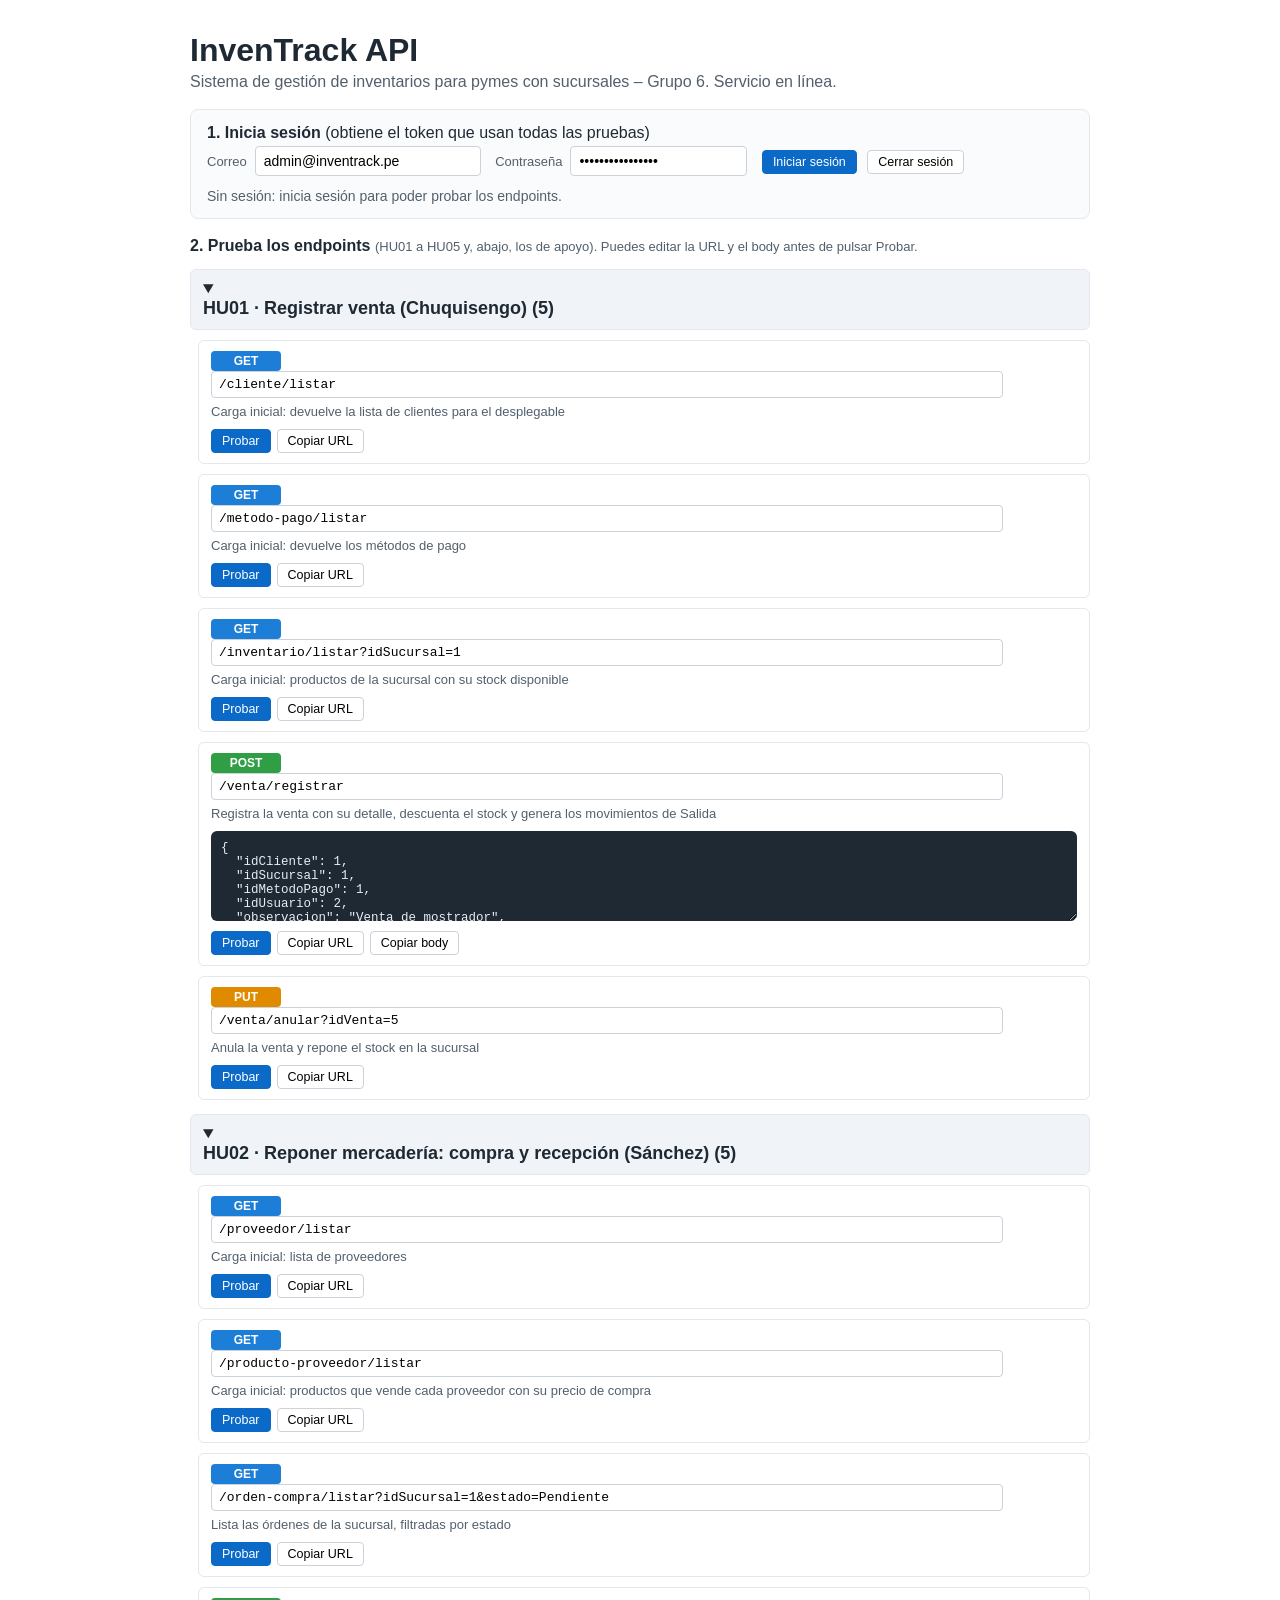
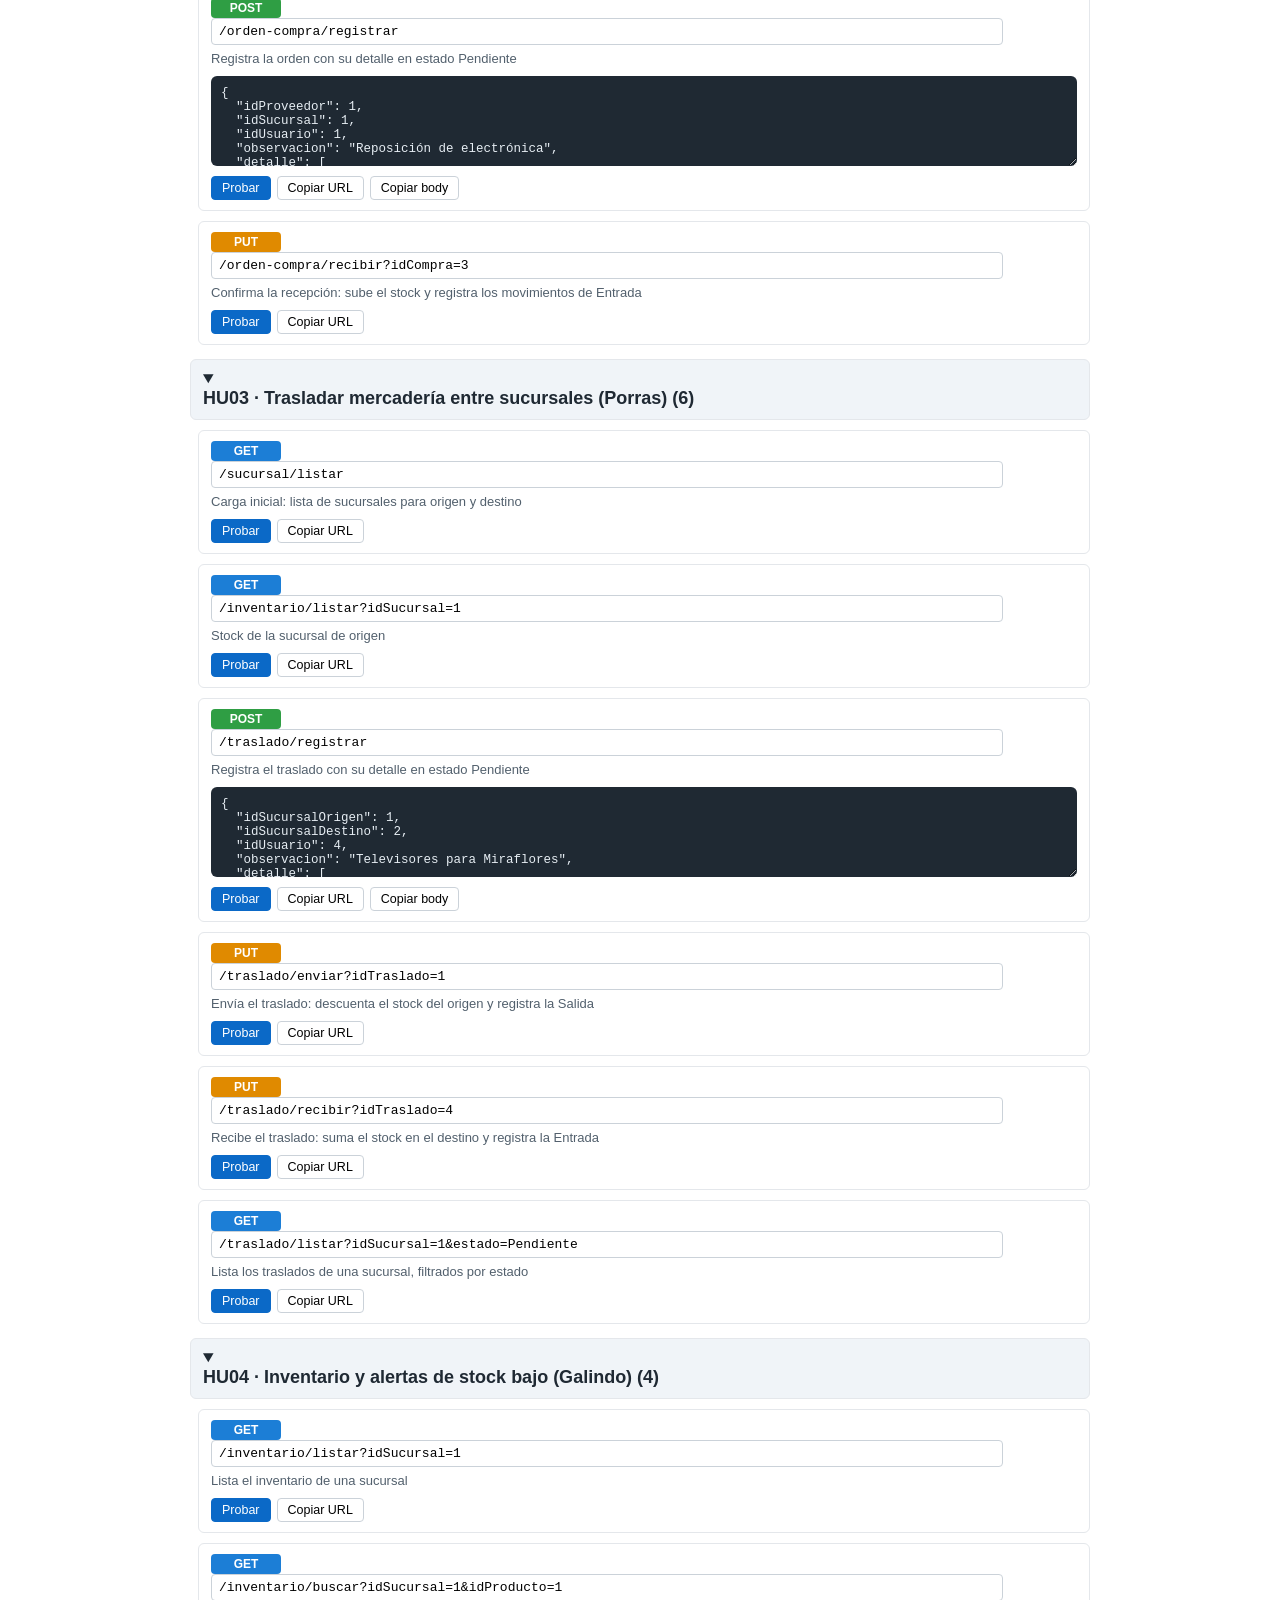
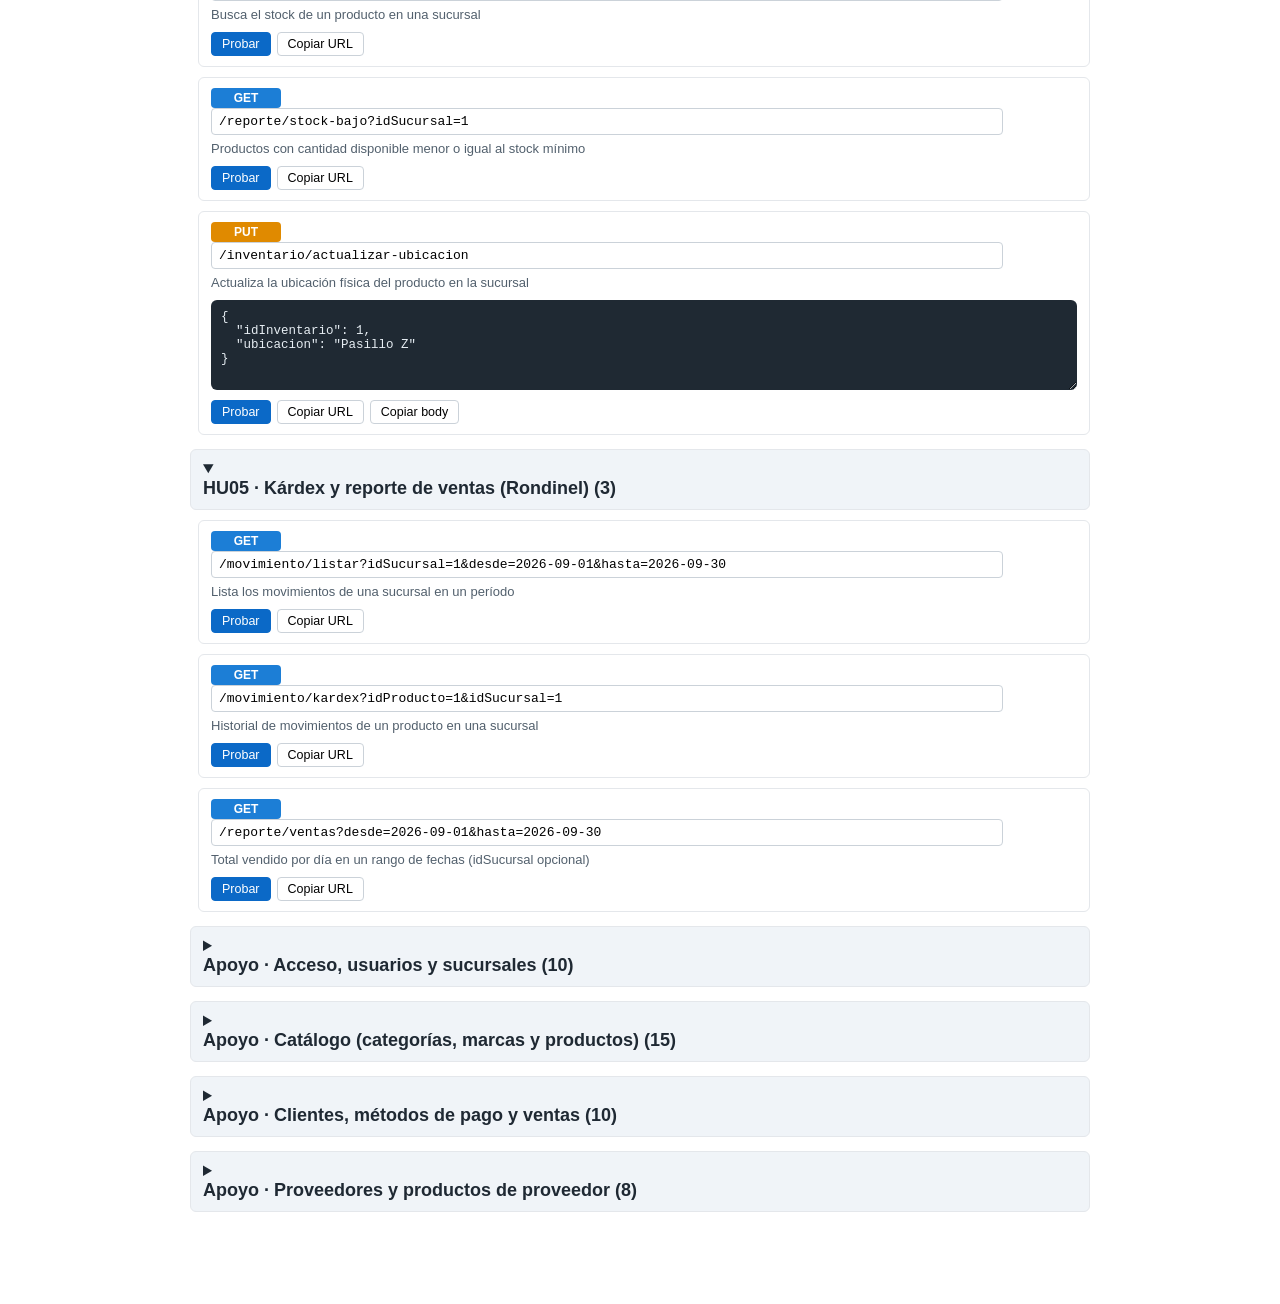
<file: inventrack/src/main/resources/static/academico.html>
<!DOCTYPE html>
<html lang="es">
<head>
<meta charset="UTF-8">
<meta name="viewport" content="width=device-width, initial-scale=1">
<title>InvenTrack API</title>
<style>
 body{font-family:Arial,sans-serif;max-width:900px;margin:32px auto;padding:0 16px 60px;color:#1f2933}
 h1{margin-bottom:4px} p.sub{color:#52606d;margin-top:0}
 h2{margin:0;font-size:18px} summary{cursor:pointer;padding:10px 12px;background:#f0f4f8;border:1px solid #e4e7eb;border-radius:6px;margin-top:14px}
 summary:hover{background:#e6edf5}
 .card{background:#fafbfc;border:1px solid #e4e7eb;border-radius:8px;padding:14px 16px;margin:18px 0}
 .card label{display:inline-block;font-size:13px;color:#52606d;margin-right:8px}
 .card input{padding:6px 8px;border:1px solid #cbd2d9;border-radius:4px;font-size:14px;margin:4px 10px 4px 0}
 #estado{margin:8px 0 0;font-size:14px;color:#52606d} #estado.ok{color:#2f9e44;font-weight:bold} #estado.err{color:#c92a2a}
 .ep{margin:10px 0 0 8px;padding:10px 12px;background:#fff;border:1px solid #e4e7eb;border-radius:6px}
 .m{display:inline-block;min-width:58px;text-align:center;font-weight:bold;font-size:12px;color:#fff;border-radius:4px;padding:3px 6px;margin-right:6px}
 .POST{background:#2f9e44}.PUT{background:#e08a00}.DELETE{background:#d6336c}.GET{background:#1c7ed6}
 .ep input.url{width:calc(100% - 90px);font-family:Consolas,monospace;font-size:13px;padding:5px 7px;border:1px solid #cbd2d9;border-radius:4px;vertical-align:middle}
 .d{font-size:13px;color:#52606d;margin:6px 0 4px}
 textarea{width:100%;box-sizing:border-box;min-height:90px;font-family:Consolas,monospace;font-size:12.5px;background:#1f2933;color:#e6edf3;border:0;border-radius:6px;padding:10px;margin-top:6px}
 button{font-size:12.5px;padding:4px 10px;cursor:pointer;border:1px solid #cbd2d9;background:#fff;border-radius:4px;margin:6px 6px 0 0}
 button.go{background:#0b69c7;color:#fff;border-color:#0b69c7}
 pre.res{margin:8px 0 0;padding:10px;border-radius:6px;font-size:12.5px;overflow:auto;max-height:260px;background:#f0f4f8;white-space:pre-wrap}
 pre.res:empty{display:none}
 pre.res.ok{border-left:4px solid #2f9e44}pre.res.err{border-left:4px solid #c92a2a}
</style>
</head>
<body>
<h1>InvenTrack API</h1>
<p class="sub">Sistema de gestión de inventarios para pymes con sucursales – Grupo 6. Servicio en línea.</p>

<div class="card">
  <strong>1. Inicia sesión</strong> (obtiene el token que usan todas las pruebas)<br>
  <label for="correo">Correo</label><input id="correo" value="admin@inventrack.pe" size="24">
  <label for="clave">Contraseña</label><input id="clave" type="password" value="ClaveSegura2026*" size="18">
  <button class="go" id="entrar">Iniciar sesión</button> <button id="salir">Cerrar sesión</button>
  <p id="estado"></p>
  <div id="tokenbox" style="display:none">
    <label for="tok">Token (JWT)</label> <button id="copiartok">Copiar token</button>
    <textarea id="tok" readonly rows="4" style="min-height:70px;background:#f0f4f8;color:#1f2933;font-size:12px"></textarea>
  </div>
</div>

<strong>2. Prueba los endpoints</strong> <span style="color:#52606d;font-size:13px">(HU01 a HU05 y, abajo, los de apoyo). Puedes editar la URL y el body antes de pulsar Probar.</span>
<div id="grupos"></div>

<script>
const DATA = [{"t": "HU01 · Registrar venta (Chuquisengo)", "items": [{"m": "GET", "u": "/cliente/listar", "d": "Carga inicial: devuelve la lista de clientes para el desplegable", "b": null}, {"m": "GET", "u": "/metodo-pago/listar", "d": "Carga inicial: devuelve los métodos de pago", "b": null}, {"m": "GET", "u": "/inventario/listar?idSucursal=1", "d": "Carga inicial: productos de la sucursal con su stock disponible", "b": null}, {"m": "POST", "u": "/venta/registrar", "d": "Registra la venta con su detalle, descuenta el stock y genera los movimientos de Salida", "b": "{\n  \"idCliente\": 1,\n  \"idSucursal\": 1,\n  \"idMetodoPago\": 1,\n  \"idUsuario\": 2,\n  \"observacion\": \"Venta de mostrador\",\n  \"detalle\": [\n    {\n      \"idProducto\": 1,\n      \"cantidad\": 1,\n      \"precioUnitario\": 1299.0,\n      \"descuento\": 0\n    }\n  ]\n}"}, {"m": "PUT", "u": "/venta/anular?idVenta=5", "d": "Anula la venta y repone el stock en la sucursal", "b": null}]}, {"t": "HU02 · Reponer mercadería: compra y recepción (Sánchez)", "items": [{"m": "GET", "u": "/proveedor/listar", "d": "Carga inicial: lista de proveedores", "b": null}, {"m": "GET", "u": "/producto-proveedor/listar", "d": "Carga inicial: productos que vende cada proveedor con su precio de compra", "b": null}, {"m": "GET", "u": "/orden-compra/listar?idSucursal=1&estado=Pendiente", "d": "Lista las órdenes de la sucursal, filtradas por estado", "b": null}, {"m": "POST", "u": "/orden-compra/registrar", "d": "Registra la orden con su detalle en estado Pendiente", "b": "{\n  \"idProveedor\": 1,\n  \"idSucursal\": 1,\n  \"idUsuario\": 1,\n  \"observacion\": \"Reposición de electrónica\",\n  \"detalle\": [\n    {\n      \"idProducto\": 1,\n      \"cantidad\": 5,\n      \"precioUnitario\": 950.0\n    }\n  ]\n}"}, {"m": "PUT", "u": "/orden-compra/recibir?idCompra=3", "d": "Confirma la recepción: sube el stock y registra los movimientos de Entrada", "b": null}]}, {"t": "HU03 · Trasladar mercadería entre sucursales (Porras)", "items": [{"m": "GET", "u": "/sucursal/listar", "d": "Carga inicial: lista de sucursales para origen y destino", "b": null}, {"m": "GET", "u": "/inventario/listar?idSucursal=1", "d": "Stock de la sucursal de origen", "b": null}, {"m": "POST", "u": "/traslado/registrar", "d": "Registra el traslado con su detalle en estado Pendiente", "b": "{\n  \"idSucursalOrigen\": 1,\n  \"idSucursalDestino\": 2,\n  \"idUsuario\": 4,\n  \"observacion\": \"Televisores para Miraflores\",\n  \"detalle\": [\n    {\n      \"idProducto\": 1,\n      \"cantidad\": 2\n    }\n  ]\n}"}, {"m": "PUT", "u": "/traslado/enviar?idTraslado=1", "d": "Envía el traslado: descuenta el stock del origen y registra la Salida", "b": null}, {"m": "PUT", "u": "/traslado/recibir?idTraslado=4", "d": "Recibe el traslado: suma el stock en el destino y registra la Entrada", "b": null}, {"m": "GET", "u": "/traslado/listar?idSucursal=1&estado=Pendiente", "d": "Lista los traslados de una sucursal, filtrados por estado", "b": null}]}, {"t": "HU04 · Inventario y alertas de stock bajo (Galindo)", "items": [{"m": "GET", "u": "/inventario/listar?idSucursal=1", "d": "Lista el inventario de una sucursal", "b": null}, {"m": "GET", "u": "/inventario/buscar?idSucursal=1&idProducto=1", "d": "Busca el stock de un producto en una sucursal", "b": null}, {"m": "GET", "u": "/reporte/stock-bajo?idSucursal=1", "d": "Productos con cantidad disponible menor o igual al stock mínimo", "b": null}, {"m": "PUT", "u": "/inventario/actualizar-ubicacion", "d": "Actualiza la ubicación física del producto en la sucursal", "b": "{\n  \"idInventario\": 1,\n  \"ubicacion\": \"Pasillo Z\"\n}"}]}, {"t": "HU05 · Kárdex y reporte de ventas (Rondinel)", "items": [{"m": "GET", "u": "/movimiento/listar?idSucursal=1&desde=2026-09-01&hasta=2026-09-30", "d": "Lista los movimientos de una sucursal en un período", "b": null}, {"m": "GET", "u": "/movimiento/kardex?idProducto=1&idSucursal=1", "d": "Historial de movimientos de un producto en una sucursal", "b": null}, {"m": "GET", "u": "/reporte/ventas?desde=2026-09-01&hasta=2026-09-30", "d": "Total vendido por día en un rango de fechas (idSucursal opcional)", "b": null}]}, {"t": "Apoyo · Acceso, usuarios y sucursales", "items": [{"m": "POST", "u": "/auth/login", "d": "Iniciar sesión (admin)", "b": "{\n  \"correo\": \"admin@inventrack.pe\",\n  \"contrasena\": \"ClaveSegura2026*\"\n}"}, {"m": "POST", "u": "/sucursal/registrar", "d": "Registrar sucursal", "b": "{\n  \"nombre\": \"Sucursal de prueba\",\n  \"direccion\": \"Av. Prueba 100\",\n  \"telefono\": \"01-5550000\"\n}"}, {"m": "PUT", "u": "/sucursal/actualizar", "d": "Actualizar sucursal", "b": "{\n  \"id\": 11,\n  \"nombre\": \"Sucursal editada\",\n  \"direccion\": \"Av. Prueba 200\",\n  \"telefono\": \"01-5550001\"\n}"}, {"m": "GET", "u": "/sucursal/buscar-por-id?idSucursal=11", "d": "Buscar sucursal por ID", "b": null}, {"m": "POST", "u": "/usuario/registrar", "d": "Registrar usuario", "b": "{\n  \"idSucursal\": 1,\n  \"nombre\": \"Usuario de prueba\",\n  \"correo\": \"prueba{U}@inventrack.pe\",\n  \"contrasena\": \"Abc12345\",\n  \"rol\": \"Almacen\"\n}"}, {"m": "PUT", "u": "/usuario/actualizar", "d": "Actualizar usuario", "b": "{\n  \"idUsuario\": 11,\n  \"idSucursal\": 2,\n  \"nombre\": \"Usuario editado\",\n  \"correo\": \"prueba{U}@inventrack.pe\",\n  \"rol\": \"Vendedor\"\n}"}, {"m": "GET", "u": "/usuario/listar", "d": "Listar usuarios", "b": null}, {"m": "GET", "u": "/usuario/buscar-por-id?idUsuario=11", "d": "Buscar usuario por ID", "b": null}, {"m": "DELETE", "u": "/usuario/eliminar?idUsuario=11", "d": "Dar de baja usuario", "b": null}, {"m": "DELETE", "u": "/sucursal/eliminar?idSucursal=11", "d": "Dar de baja sucursal", "b": null}]}, {"t": "Apoyo · Catálogo (categorías, marcas y productos)", "items": [{"m": "POST", "u": "/categoria/registrar", "d": "Registrar categoría", "b": "{\n  \"nombre\": \"Categoría de prueba\",\n  \"descripcion\": \"Solo para pruebas\"\n}"}, {"m": "PUT", "u": "/categoria/actualizar", "d": "Actualizar categoría", "b": "{\n  \"id\": 11,\n  \"nombre\": \"Categoría editada\",\n  \"descripcion\": \"Editada\"\n}"}, {"m": "GET", "u": "/categoria/listar", "d": "Listar categorías", "b": null}, {"m": "GET", "u": "/categoria/buscar-por-id?idCategorias=11", "d": "Buscar categoría por ID", "b": null}, {"m": "DELETE", "u": "/categoria/eliminar?idCategorias=1", "d": "Eliminar categoría con productos", "b": null}, {"m": "POST", "u": "/marca/registrar", "d": "Registrar marca", "b": "{\n  \"nombre\": \"Marca de prueba\",\n  \"descripcion\": \"Solo para pruebas\"\n}"}, {"m": "PUT", "u": "/marca/actualizar", "d": "Actualizar marca", "b": "{\n  \"id\": 11,\n  \"nombre\": \"Marca editada\",\n  \"descripcion\": \"Editada\"\n}"}, {"m": "GET", "u": "/marca/listar", "d": "Listar marcas", "b": null}, {"m": "GET", "u": "/marca/buscar-por-id?idMarca=11", "d": "Buscar marca por ID", "b": null}, {"m": "DELETE", "u": "/marca/eliminar?idMarca=11", "d": "Dar de baja marca", "b": null}, {"m": "POST", "u": "/producto/registrar", "d": "Registrar producto", "b": "{\n  \"categoria\": {\n    \"id\": 1\n  },\n  \"marca\": {\n    \"id\": 2\n  },\n  \"codigo\": \"DEMO-{U}\",\n  \"nombre\": \"Audífonos de prueba\",\n  \"descripcion\": \"Inalámbricos\",\n  \"precioVenta\": 89.9,\n  \"precioCosto\": 55.0,\n  \"stockMinimo\": 10\n}"}, {"m": "PUT", "u": "/producto/actualizar", "d": "Actualizar producto", "b": "{\n  \"id\": 11,\n  \"categoria\": {\n    \"id\": 1\n  },\n  \"marca\": {\n    \"id\": 2\n  },\n  \"codigo\": \"DEMO-{U}\",\n  \"nombre\": \"Audífonos editados\",\n  \"descripcion\": \"Inalámbricos\",\n  \"precioVenta\": 99.9,\n  \"precioCosto\": 55.0,\n  \"stockMinimo\": 10\n}"}, {"m": "GET", "u": "/producto/listar", "d": "Listar productos", "b": null}, {"m": "GET", "u": "/producto/buscar-por-id?idProducto=11", "d": "Buscar producto por ID", "b": null}, {"m": "DELETE", "u": "/producto/eliminar?idProducto=11", "d": "Dar de baja producto", "b": null}]}, {"t": "Apoyo · Clientes, métodos de pago y ventas", "items": [{"m": "POST", "u": "/cliente/registrar", "d": "Registrar cliente", "b": "{\n  \"nombre\": \"Cliente de prueba\",\n  \"documento\": \"99999999\",\n  \"telefono\": \"999000111\"\n}"}, {"m": "PUT", "u": "/cliente/actualizar", "d": "Actualizar cliente", "b": "{\n  \"id\": 11,\n  \"nombre\": \"Cliente editado\",\n  \"documento\": \"99999999\"\n}"}, {"m": "GET", "u": "/cliente/buscar-por-id?idCliente=11", "d": "Buscar cliente por ID", "b": null}, {"m": "DELETE", "u": "/cliente/eliminar?idCliente=1", "d": "Eliminar cliente con ventas", "b": null}, {"m": "POST", "u": "/metodo-pago/registrar", "d": "Registrar método de pago", "b": "{\n  \"nombre\": \"Método de prueba\",\n  \"descripcion\": \"Solo para pruebas\"\n}"}, {"m": "PUT", "u": "/metodo-pago/actualizar", "d": "Actualizar método de pago", "b": "{\n  \"id\": 11,\n  \"nombre\": \"Método editado\",\n  \"descripcion\": \"Editado\"\n}"}, {"m": "GET", "u": "/metodo-pago/buscar-por-id?idMetodoPago=11", "d": "Buscar método de pago por ID", "b": null}, {"m": "DELETE", "u": "/metodo-pago/eliminar?idMetodoPago=11", "d": "Dar de baja método de pago", "b": null}, {"m": "GET", "u": "/venta/buscar-por-id?idVenta=11", "d": "Buscar venta por ID", "b": null}, {"m": "GET", "u": "/venta/listar?idSucursal=1", "d": "Listar ventas por sucursal", "b": null}]}, {"t": "Apoyo · Proveedores y productos de proveedor", "items": [{"m": "POST", "u": "/proveedor/registrar", "d": "Registrar proveedor", "b": "{\n  \"nombre\": \"Proveedor Prueba SAC\",\n  \"rfcNit\": \"20{U}\",\n  \"telefono\": \"999888777\",\n  \"correo\": \"ventas@prueba.pe\",\n  \"direccion\": \"Av. Lima 123\"\n}"}, {"m": "GET", "u": "/proveedor/buscar-por-id?idProveedor=11", "d": "Buscar proveedor por ID", "b": null}, {"m": "PUT", "u": "/proveedor/actualizar", "d": "Actualizar proveedor", "b": "{\n  \"idProveedor\": 11,\n  \"nombre\": \"Proveedor Prueba EDITADO\",\n  \"rfcNit\": \"20{U}\",\n  \"telefono\": \"999888777\",\n  \"correo\": \"ventas@prueba.pe\",\n  \"direccion\": \"Av. Lima 123\"\n}"}, {"m": "POST", "u": "/producto-proveedor/registrar", "d": "Registrar producto-proveedor", "b": "{\n  \"idProducto\": 2,\n  \"idProveedor\": 11,\n  \"codigoProveedor\": \"PP-FOCO\",\n  \"precioCompra\": 6.5\n}"}, {"m": "GET", "u": "/producto-proveedor/buscar-por-id?idProductoProveedor=11", "d": "Buscar producto-proveedor por ID", "b": null}, {"m": "PUT", "u": "/producto-proveedor/actualizar", "d": "Actualizar producto-proveedor", "b": "{\n  \"idProductoProveedor\": 11,\n  \"idProducto\": 2,\n  \"idProveedor\": 11,\n  \"codigoProveedor\": \"PP-FOCO-2\",\n  \"precioCompra\": 6.9\n}"}, {"m": "DELETE", "u": "/producto-proveedor/eliminar?idProductoProveedor=11", "d": "Dar de baja producto-proveedor", "b": null}, {"m": "DELETE", "u": "/proveedor/eliminar?idProveedor=11", "d": "Dar de baja proveedor", "b": null}]}];
const U = String(Date.now()).slice(-6);
const sub = s => s.split('{U}').join(U);
let token = sessionStorage.getItem('token') || '';
let nombre = sessionStorage.getItem('nombre') || '';
const estado = document.getElementById('estado');

function pintarEstado() {
  document.getElementById('tokenbox').style.display = token ? 'block' : 'none';
  document.getElementById('tok').value = token;
  if (token) { estado.className = 'ok'; estado.textContent = 'Sesión iniciada como ' + nombre + '. El token se envía solo en cada prueba.'; }
  else { estado.className = ''; estado.textContent = 'Sin sesión: inicia sesión para poder probar los endpoints.'; }
}
async function entrar() {
  try {
    const r = await fetch('/auth/login', { method: 'POST', headers: { 'Content-Type': 'application/json' },
      body: JSON.stringify({ correo: document.getElementById('correo').value, contrasena: document.getElementById('clave').value }) });
    const d = await r.json();
    if (r.ok) { token = d.token; nombre = d.nombreCompleto; sessionStorage.setItem('token', token); sessionStorage.setItem('nombre', nombre); pintarEstado(); }
    else { estado.className = 'err'; estado.textContent = r.status + ': ' + (d.mensaje || 'No se pudo iniciar sesión'); }
  } catch (e) { estado.className = 'err'; estado.textContent = 'No se pudo conectar: ' + e.message; }
}
document.getElementById('entrar').onclick = entrar;
document.getElementById('copiartok').onclick = () => copiar(token);
document.getElementById('salir').onclick = () => { token = ''; nombre = ''; sessionStorage.clear(); pintarEstado(); };

function copiar(texto) {
  if (navigator.clipboard) navigator.clipboard.writeText(texto);
  else { const t = document.createElement('textarea'); t.value = texto; document.body.appendChild(t); t.select(); document.execCommand('copy'); t.remove(); }
}
function el(tag, cls, text) { const e = document.createElement(tag); if (cls) e.className = cls; if (text) e.textContent = text; return e; }

async function probar(ep, url, ta, out) {
  const opts = { method: ep.m, headers: {} };
  if (token) opts.headers['Authorization'] = 'Bearer ' + token;
  if (ta) { opts.headers['Content-Type'] = 'application/json'; opts.body = ta.value; }
  out.className = 'res'; out.textContent = 'Enviando...';
  try {
    const r = await fetch(url.value, opts);
    const t = await r.text(); let c = t;
    try { c = JSON.stringify(JSON.parse(t), null, 2); } catch (e) {}
    out.className = 'res ' + (r.ok ? 'ok' : 'err');
    out.textContent = r.status + ' ' + r.statusText + '\n' + c;
  } catch (e) { out.className = 'res err'; out.textContent = 'No se pudo conectar: ' + e.message; }
}

const cont = document.getElementById('grupos');
DATA.forEach((g, i) => {
  const det = document.createElement('details'); if (i < 5) det.open = true;
  const s = document.createElement('summary'); s.appendChild(el('h2', '', g.t + '  (' + g.items.length + ')')); det.appendChild(s);
  g.items.forEach(ep => {
    const box = el('div', 'ep');
    box.appendChild(el('span', 'm ' + ep.m, ep.m));
    const url = el('input', 'url'); url.value = sub(ep.u); box.appendChild(url);
    box.appendChild(el('div', 'd', ep.d));
    let ta = null;
    if (ep.b) { ta = el('textarea'); ta.value = sub(ep.b); box.appendChild(ta); }
    const out = el('pre', 'res'); out.textContent = '';
    const go = el('button', 'go', 'Probar'); go.onclick = () => probar(ep, url, ta, out);
    const cu = el('button', '', 'Copiar URL'); cu.onclick = () => copiar(location.origin + url.value);
    box.appendChild(go); box.appendChild(cu);
    if (ta) { const cb = el('button', '', 'Copiar body'); cb.onclick = () => copiar(ta.value); box.appendChild(cb); }
    box.appendChild(out); det.appendChild(box);
  });
  cont.appendChild(det);
});
pintarEstado();
</script>
</body>
</html>
</file>
